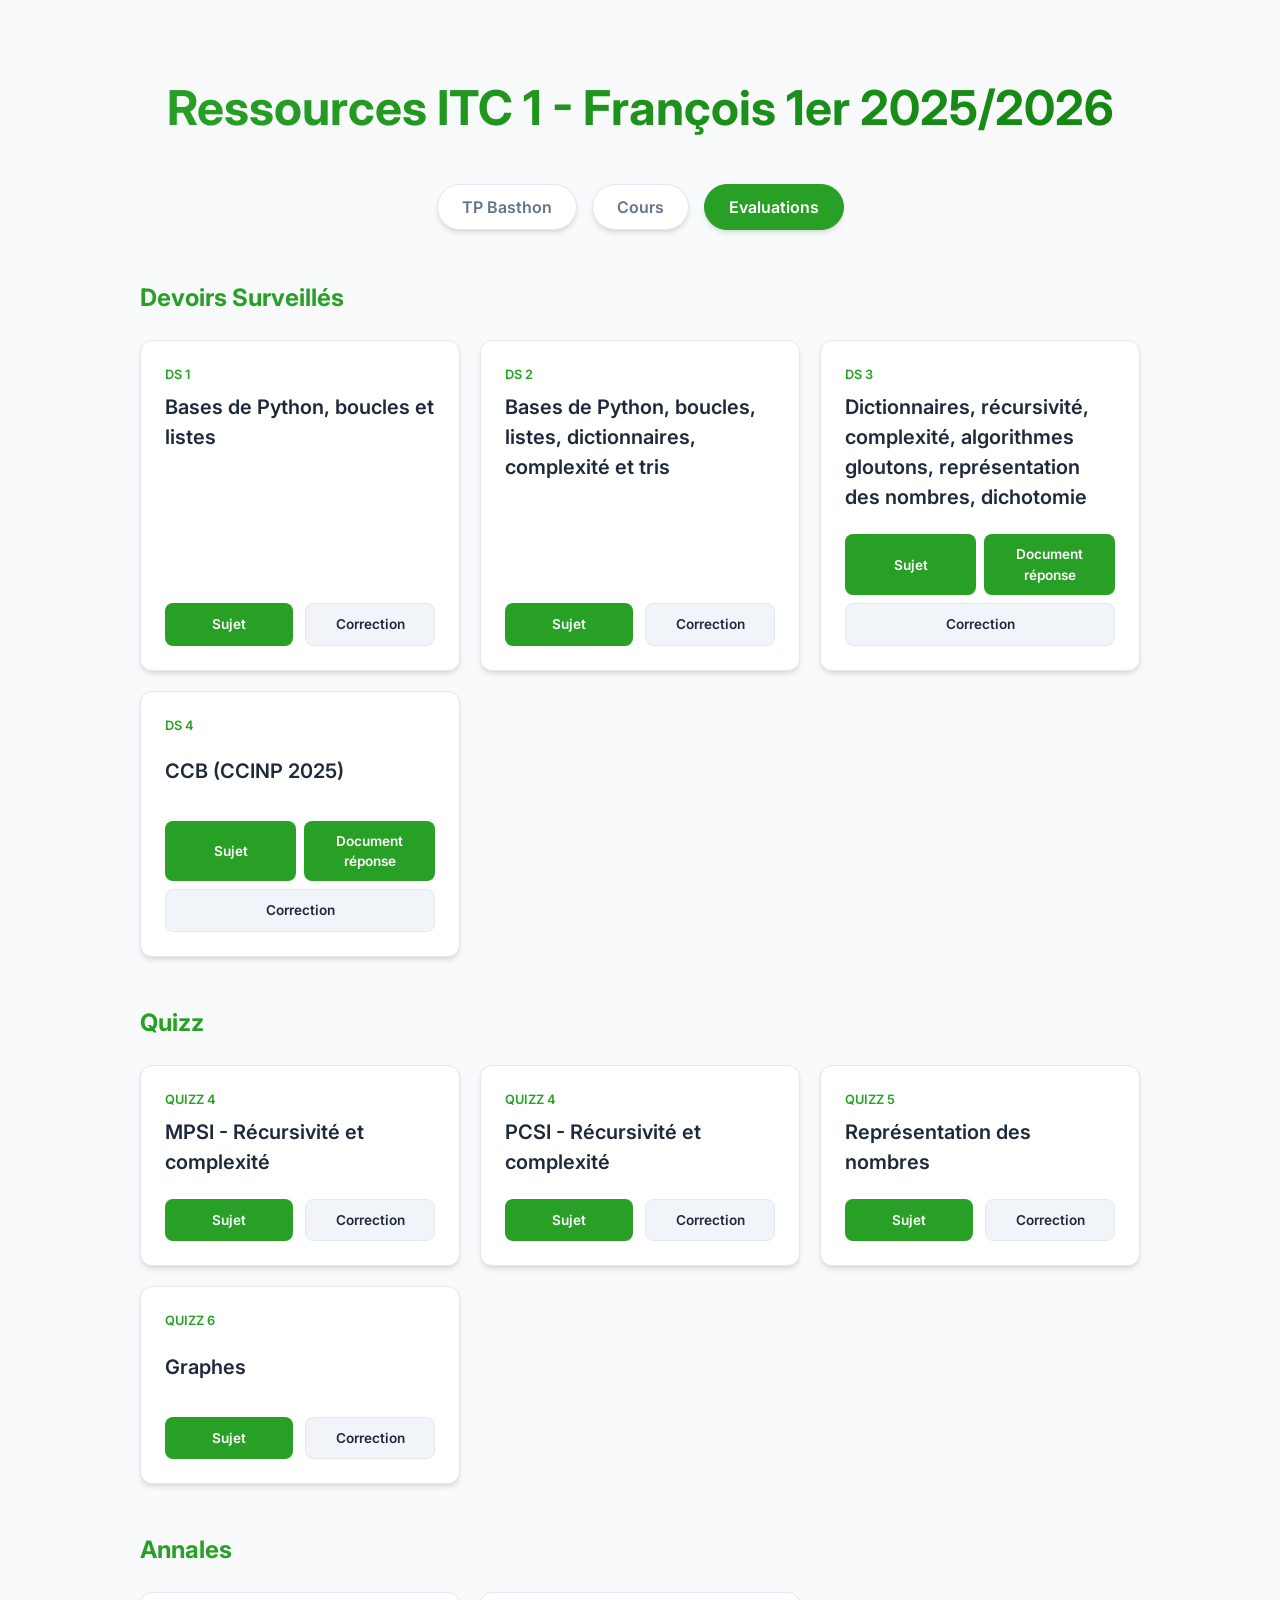
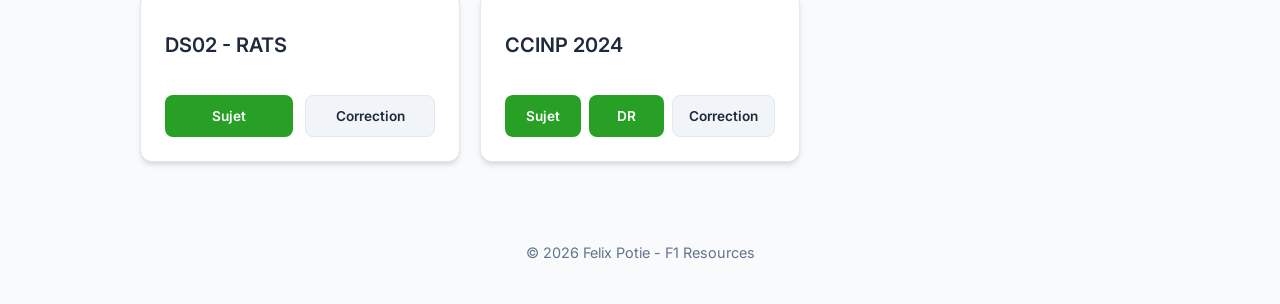
<file: evaluations.html>
<!DOCTYPE html>
<html lang="fr">

<head>
    <meta charset="UTF-8">
    <meta name="viewport" content="width=device-width, initial-scale=1.0">
    <title>Evaluations - Ressources ITC 1 - François 1er 2025/2026</title>
    <link rel="preconnect" href="https://fonts.googleapis.com">
    <link rel="preconnect" href="https://fonts.gstatic.com" crossorigin>
    <link href="https://fonts.googleapis.com/css2?family=Inter:wght@300;400;600;700&display=swap" rel="stylesheet">
    <link rel="stylesheet" href="style.css">
</head>

<body>
    <div class="container">
        <header>
            <h1>Ressources ITC 1 - François 1er 2025/2026</h1>
        </header>

        <nav class="nav">
            <a href="index.html" class="nav-link">TP Basthon</a>
            <a href="cours.html" class="nav-link">Cours</a>
            <a href="evaluations.html" class="nav-link active">Evaluations</a>
        </nav>

        <section>
            <h2 style="margin-bottom: 1.5rem; color: var(--primary);">Devoirs Surveillés</h2>
            <div class="grid">
                <!-- DS 1 -->
                <div class="card">
                    <div>
                        <span class="tp-number">DS 1</span>
                        <div class="tp-title">Bases de Python, boucles et listes</div>
                    </div>
                    <div class="card-actions">
                        <a href="DS/DS_1.pdf" class="btn btn-primary" target="_blank">Sujet</a>
                        <a href="DS/Correction/DS_1_correction.pdf" class="btn btn-secondary"
                            target="_blank">Correction</a>
                    </div>
                </div>

                <!-- DS 2 -->
                <div class="card">
                    <div>
                        <span class="tp-number">DS 2</span>
                        <div class="tp-title">Bases de Python, boucles, listes, dictionnaires, complexité et tris</div>
                    </div>
                    <div class="card-actions">
                        <a href="DS/DS_2.pdf" class="btn btn-primary" target="_blank">Sujet</a>
                        <a href="DS/Correction/DS_2%20correction.pdf" class="btn btn-secondary"
                            target="_blank">Correction</a>
                    </div>
                </div>

                <!-- DS 3 -->
                <div class="card">
                    <div>
                        <span class="tp-number">DS 3</span>
                        <div class="tp-title">Dictionnaires, récursivité, complexité, algorithmes gloutons,
                            représentation des nombres, dichotomie</div>
                    </div>
                    <div class="card-actions" style="flex-wrap: wrap; gap: 0.5rem;">
                        <a href="DS/DS_3.pdf" class="btn btn-primary" target="_blank">Sujet</a>
                        <a href="DS/DS_3_doc_reponse.pdf" class="btn btn-primary" target="_blank">Document réponse</a>
                        <a href="DS/Correction/DS_3_doc_reponse_correction.pdf" class="btn btn-secondary"
                            target="_blank">Correction</a>
                    </div>
                </div>

                <!-- DS 4 -->
                <div class="card">
                    <div>
                        <span class="tp-number">DS 4</span>
                        <div class="tp-title">CCB (CCINP 2025)</div>
                    </div>
                    <div class="card-actions" style="flex-wrap: wrap; gap: 0.5rem;">
                        <a href="DS/CCINP_2025_sujet.pdf" class="btn btn-primary" target="_blank">Sujet</a>
                        <a href="DS/CCINP_2025_DR.pdf" class="btn btn-primary" target="_blank">Document réponse</a>
                        <a href="DS/Correction/CCB_(CCINP_2025)_correction.pdf" class="btn btn-secondary"
                            target="_blank">Correction</a>
                    </div>
                </div>
            </div>
        </section>

        <section style="margin-top: 3rem;">
            <h2 style="margin-bottom: 1.5rem; color: var(--primary);">Quizz</h2>
            <div class="grid">
                <!-- Quizz 4 MPSI -->
                <div class="card">
                    <div>
                        <span class="tp-number">Quizz 4</span>
                        <div class="tp-title">MPSI - Récursivité et complexité</div>
                    </div>
                    <div class="card-actions">
                        <a href="DS/Quizz/quizz_4_MPSI.pdf" class="btn btn-primary" target="_blank">Sujet</a>
                        <a href="DS/Quizz/Correction/quizz_4_MPSI_correction.pdf" class="btn btn-secondary"
                            target="_blank">Correction</a>
                    </div>
                </div>

                <!-- Quizz 4 PCSI -->
                <div class="card">
                    <div>
                        <span class="tp-number">Quizz 4</span>
                        <div class="tp-title">PCSI - Récursivité et complexité</div>
                    </div>
                    <div class="card-actions">
                        <a href="DS/Quizz/quizz_4_PCSI.pdf" class="btn btn-primary" target="_blank">Sujet</a>
                        <a href="DS/Quizz/Correction/quizz_4_PCSI_correction.pdf" class="btn btn-secondary"
                            target="_blank">Correction</a>
                    </div>
                </div>

                <!-- Quizz 5 -->
                <div class="card">
                    <div>
                        <span class="tp-number">Quizz 5</span>
                        <div class="tp-title">Représentation des nombres</div>
                    </div>
                    <div class="card-actions">
                        <a href="DS/Quizz/quizz_5.pdf" class="btn btn-primary" target="_blank">Sujet</a>
                        <a href="DS/Quizz/Correction/quizz_5_correction.pdf" class="btn btn-secondary"
                            target="_blank">Correction</a>
                    </div>
                </div>
                <!-- Quizz 6 -->
                <div class="card">
                    <div>
                        <span class="tp-number">Quizz 6</span>
                        <div class="tp-title">Graphes</div>
                    </div>
                    <div class="card-actions">
                        <a href="DS/Quizz/quizz_6_graphes_PCSI.pdf" class="btn btn-primary" target="_blank">Sujet</a>
                        <a href="DS/Quizz/Correction/quizz_6_graphes_correction_PCSI.pdf" class="btn btn-secondary"
                            target="_blank">Correction</a>
                    </div>
                </div>
            </div>
        </section>

        <section style="margin-top: 3rem;">
            <h2 style="margin-bottom: 1.5rem; color: var(--primary);">Annales</h2>
            <div class="grid">
                <!-- DS02 RATS -->
                <div class="card">
                    <div>
                        <div class="tp-title">DS02 - RATS</div>
                    </div>
                    <div class="card-actions">
                        <a href="TD/DS02-RATS-easier.pdf" class="btn btn-primary" target="_blank">Sujet</a>
                        <a href="TD/Corrections/DS02-RATS-correction.pdf" class="btn btn-secondary"
                            target="_blank">Correction</a>
                    </div>
                </div>

                <!-- CCINP 2024 -->
                <div class="card">
                    <div>
                        <span class="tp-title">CCINP 2024</span>
                    </div>
                    <div class="card-actions" style="flex-wrap: wrap; gap: 0.5rem;">
                        <a href="TD/CCINP_2024_ITC1_Sujet.pdf" class="btn btn-primary" target="_blank">Sujet</a>
                        <a href="TD/CCINP_2024_ITC1_DR.pdf" class="btn btn-primary" target="_blank">DR</a>
                        <a href="TD/Corrections/correction_CCINP_2024.pdf" class="btn btn-secondary"
                            target="_blank">Correction</a>
                    </div>
                </div>
            </div>
        </section>

        <footer>&copy; 2026 Felix Potie - F1 Resources</footer>
    </div>
</body>

</html>
</file>
<file: style.css>
:root {
    --primary: #28a026;
    --primary-hover: #148512;
    --bg: #f8fafc;
    --card-bg: #ffffff;
    --text: #1e293b;
    --text-muted: #64748b;
    --accent: #10b981;
    --border: #e2e8f0;
    --shadow: 0 4px 6px -1px rgb(0 0 0 / 0.1), 0 2px 4px -2px rgb(0 0 0 / 0.1);
    --shadow-hover: 0 10px 15px -3px rgb(0 0 0 / 0.1), 0 4px 6px -4px rgb(0 0 0 / 0.1);
}

body {
    font-family: 'Inter', sans-serif;
    background-color: var(--bg);
    color: var(--text);
    margin: 0;
    padding: 40px 20px;
    line-height: 1.5;
    display: flex;
    flex-direction: column;
    align-items: center;
}

.container {
    max-width: 1000px;
    width: 100%;
}

header {
    text-align: center;
    margin-bottom: 40px;
}

h1 {
    font-size: 3rem;
    font-weight: 700;
    background: linear-gradient(135deg, #28a026 0%, #148512 100%);
    -webkit-background-clip: text;
    -webkit-text-fill-color: transparent;
    margin-bottom: 10px;
}

p.subtitle {
    color: var(--text-muted);
    font-size: 1.2rem;
}

.nav {
    display: flex;
    gap: 15px;
    margin-bottom: 50px;
    justify-content: center;
}

.nav-link {
    text-decoration: none;
    color: var(--text-muted);
    font-weight: 600;
    padding: 10px 24px;
    border-radius: 30px;
    transition: all 0.3s ease;
    background-color: var(--card-bg);
    border: 1px solid var(--border);
    box-shadow: var(--shadow);
}

.nav-link.active {
    color: #fff;
    background-color: var(--primary);
    border-color: var(--primary);
}

.nav-link:hover:not(.active) {
    color: var(--primary);
    border-color: var(--primary);
    transform: translateY(-2px);
}

.grid {
    display: grid;
    grid-template-columns: repeat(auto-fill, minmax(300px, 1fr));
    gap: 20px;
}

.card {
    background-color: var(--card-bg);
    border-radius: 12px;
    padding: 24px;
    transition: all 0.3s ease;
    border: 1px solid var(--border);
    text-decoration: none;
    color: inherit;
    display: flex;
    flex-direction: column;
    justify-content: space-between;
    position: relative;
    overflow: hidden;
    box-shadow: var(--shadow);
}

.card:hover {
    transform: translateY(-5px);
    border-color: var(--primary);
    box-shadow: var(--shadow-hover);
}

.card::after {
    content: '';
    position: absolute;
    top: 0;
    left: 0;
    width: 4px;
    height: 100%;
    background-color: var(--primary);
    opacity: 0;
    transition: opacity 0.3s ease;
}

.card:hover::after {
    opacity: 1;
}

.tp-number,
.pdf-tag {
    font-size: 0.8rem;
    text-transform: uppercase;
    color: var(--primary);
    font-weight: 600;
    margin-bottom: 8px;
    display: block;
}

.tp-title,
.pdf-title {
    font-size: 1.25rem;
    font-weight: 600;
    margin-bottom: 12px;
    color: var(--text);
    min-height: 3.5rem;
    display: flex;
    align-items: center;
}

.card-actions {
    display: flex;
    gap: 12px;
    margin-top: 10px;
}

.btn {
    display: inline-flex;
    align-items: center;
    padding: 10px 16px;
    border-radius: 8px;
    font-size: 0.85rem;
    font-weight: 600;
    text-decoration: none;
    transition: all 0.2s ease;
    flex: 1;
    justify-content: center;
    text-align: center;
}

.btn-primary {
    background-color: var(--primary);
    color: #fff;
}

.btn-primary:hover {
    background-color: var(--primary-hover);
    transform: scale(1.02);
}

.btn-secondary {
    background-color: #f1f5f9;
    color: var(--text);
    border: 1px solid var(--border);
}

.btn-secondary:hover {
    background-color: #e2e8f0;
    border-color: var(--primary);
    color: var(--primary);
    transform: scale(1.02);
}

footer {
    margin-top: 80px;
    text-align: center;
    color: var(--text-muted);
    font-size: 0.9rem;
}
</file>
